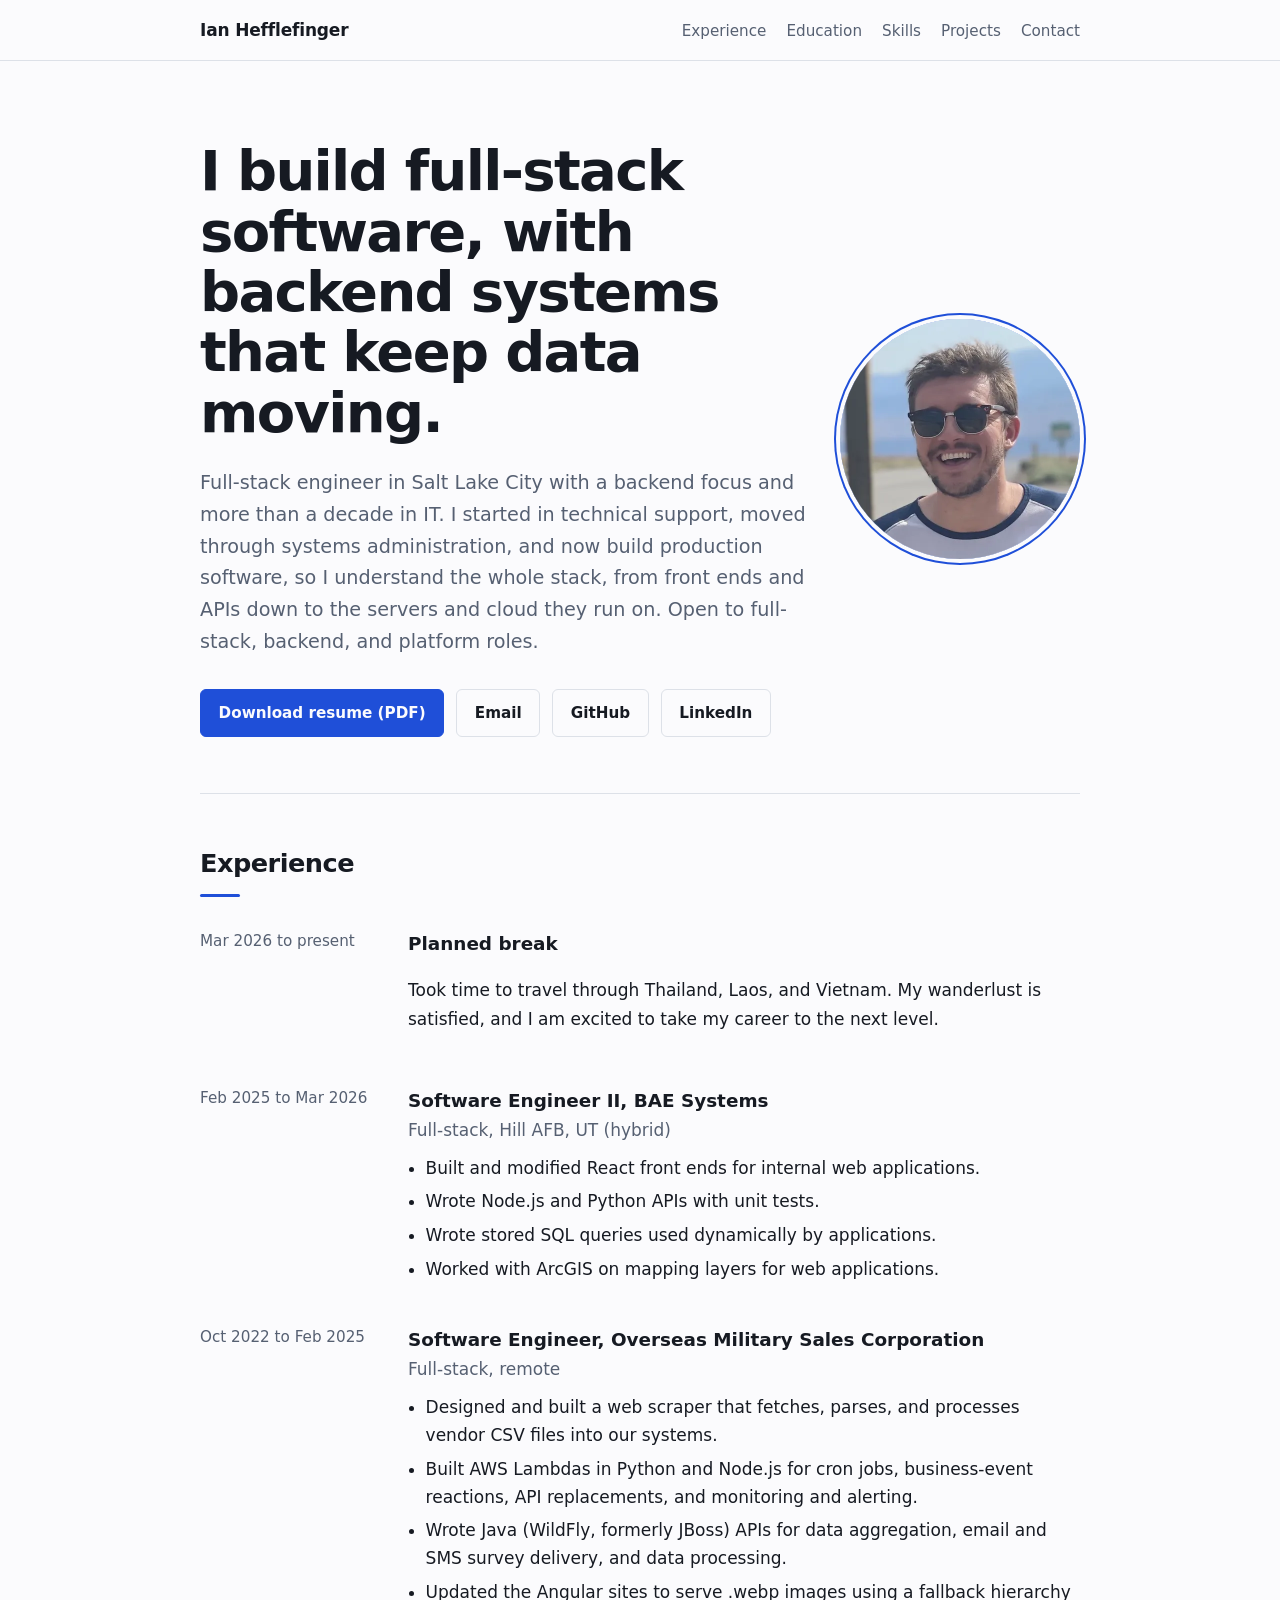
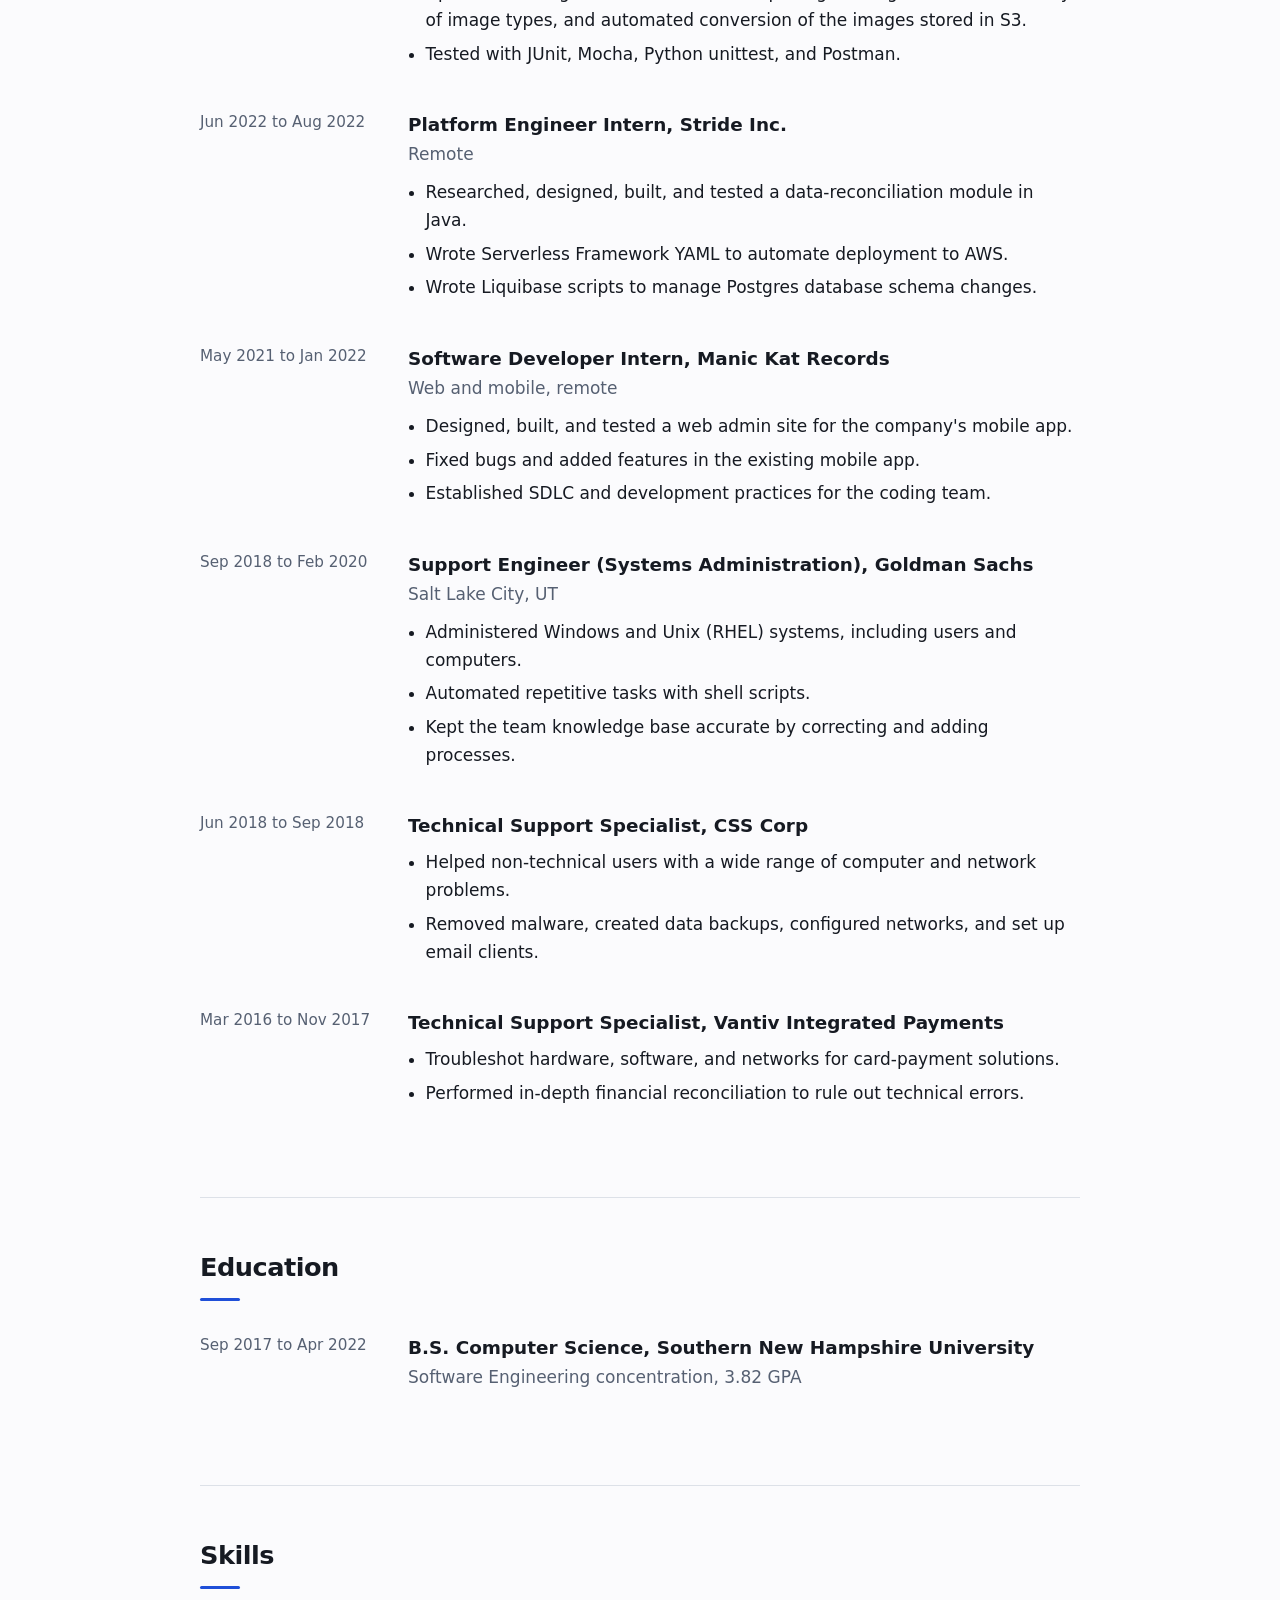
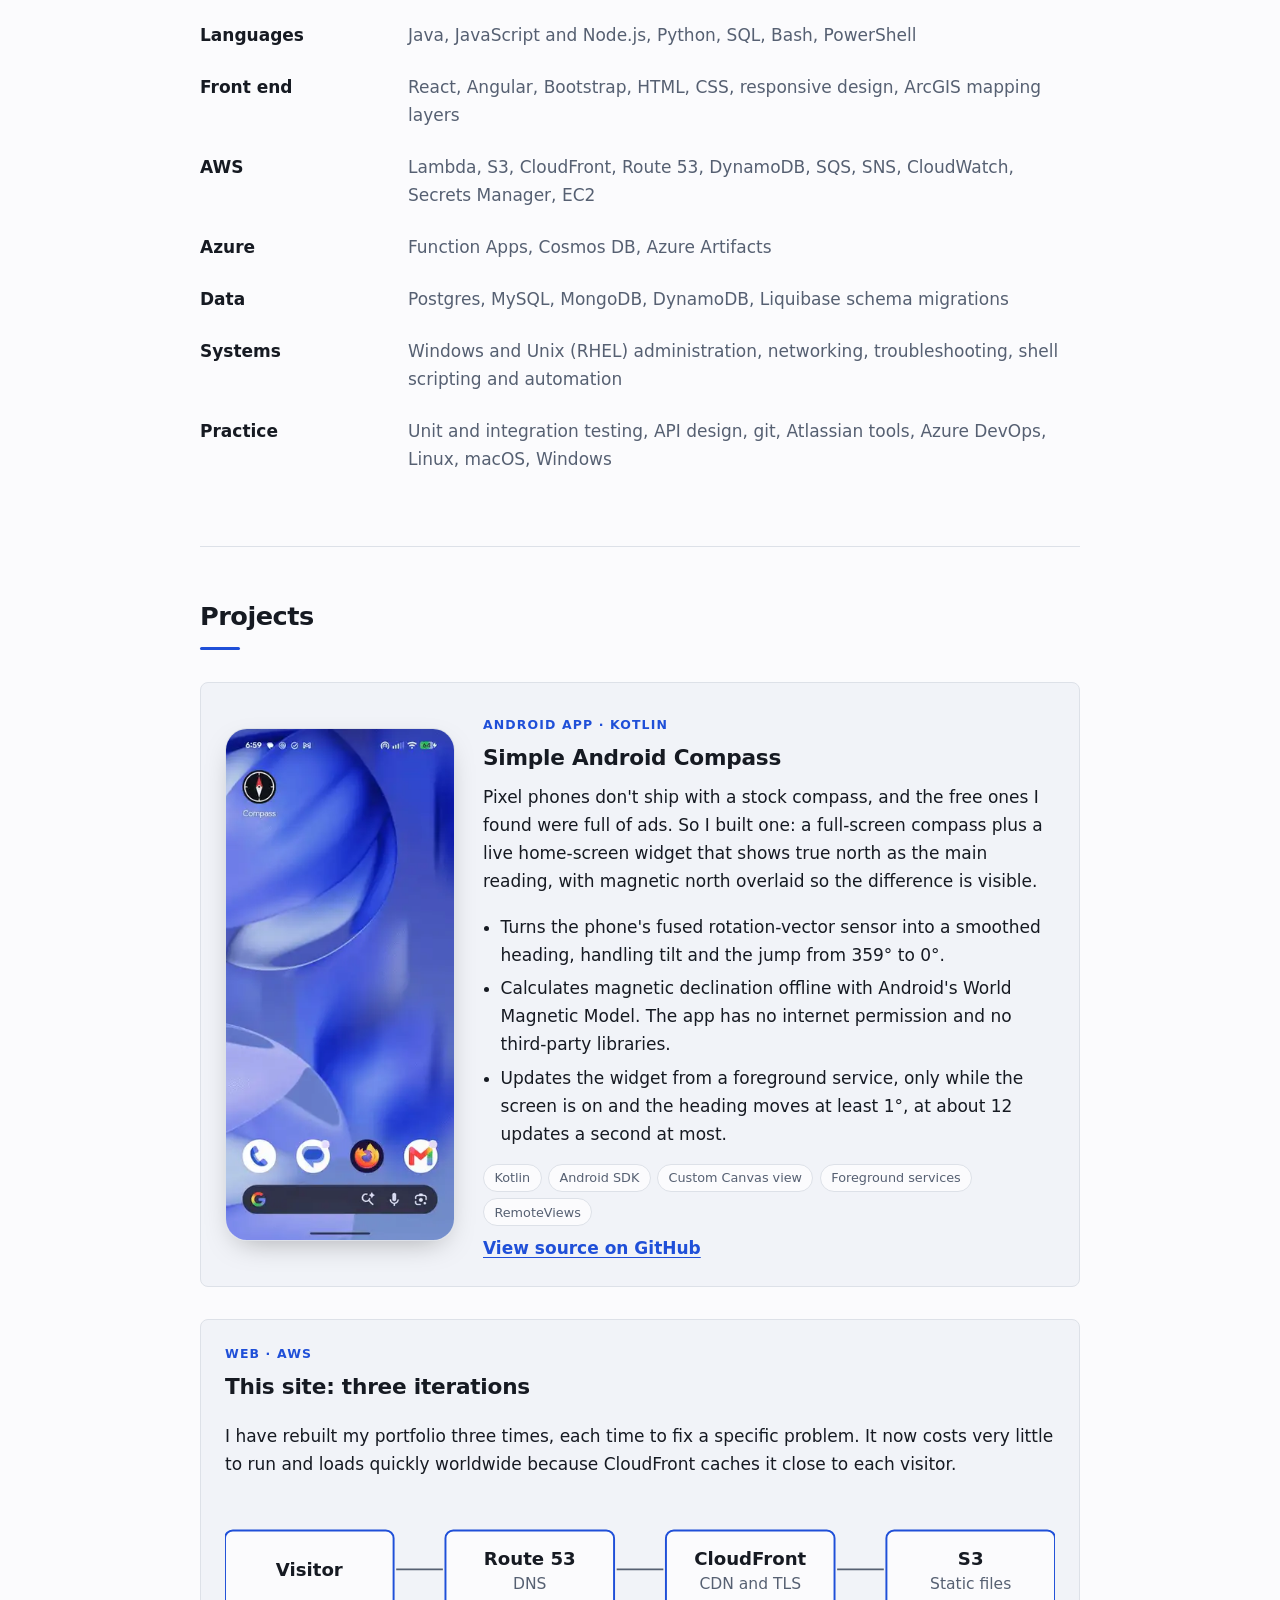
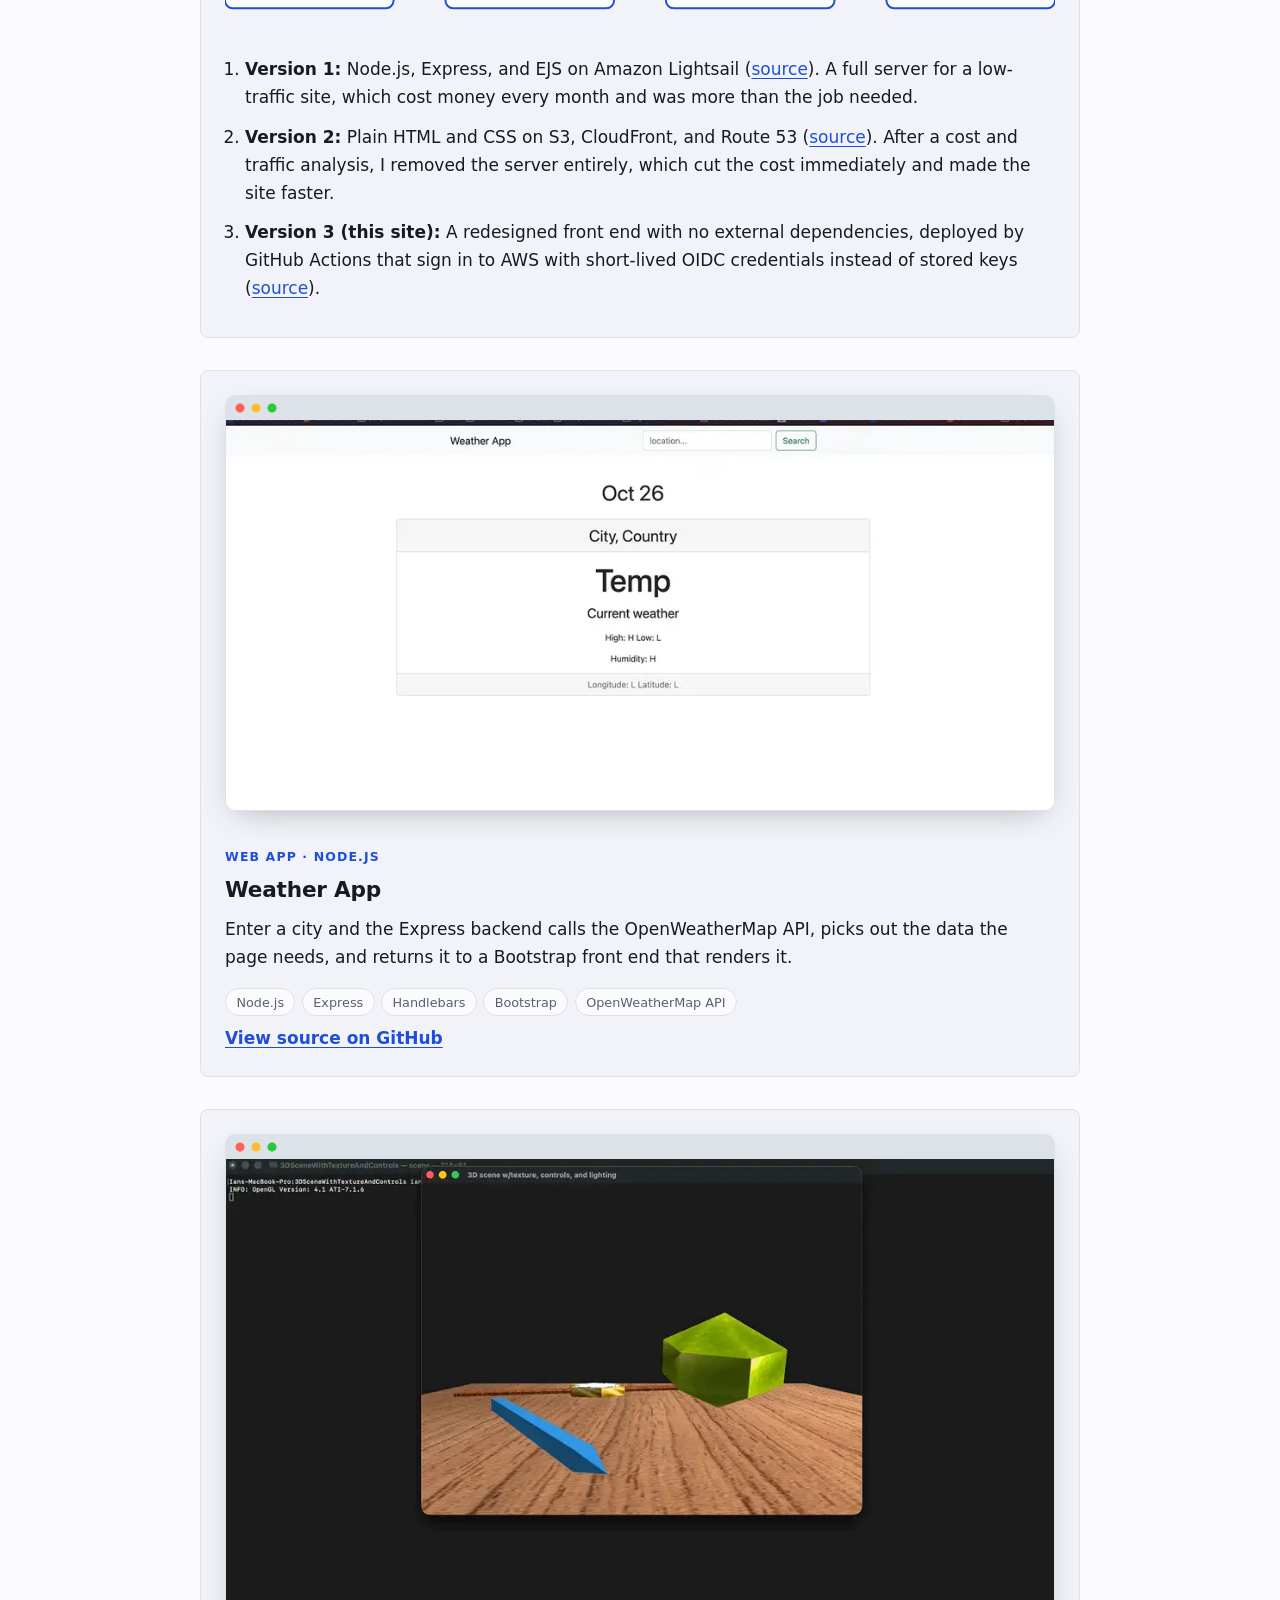
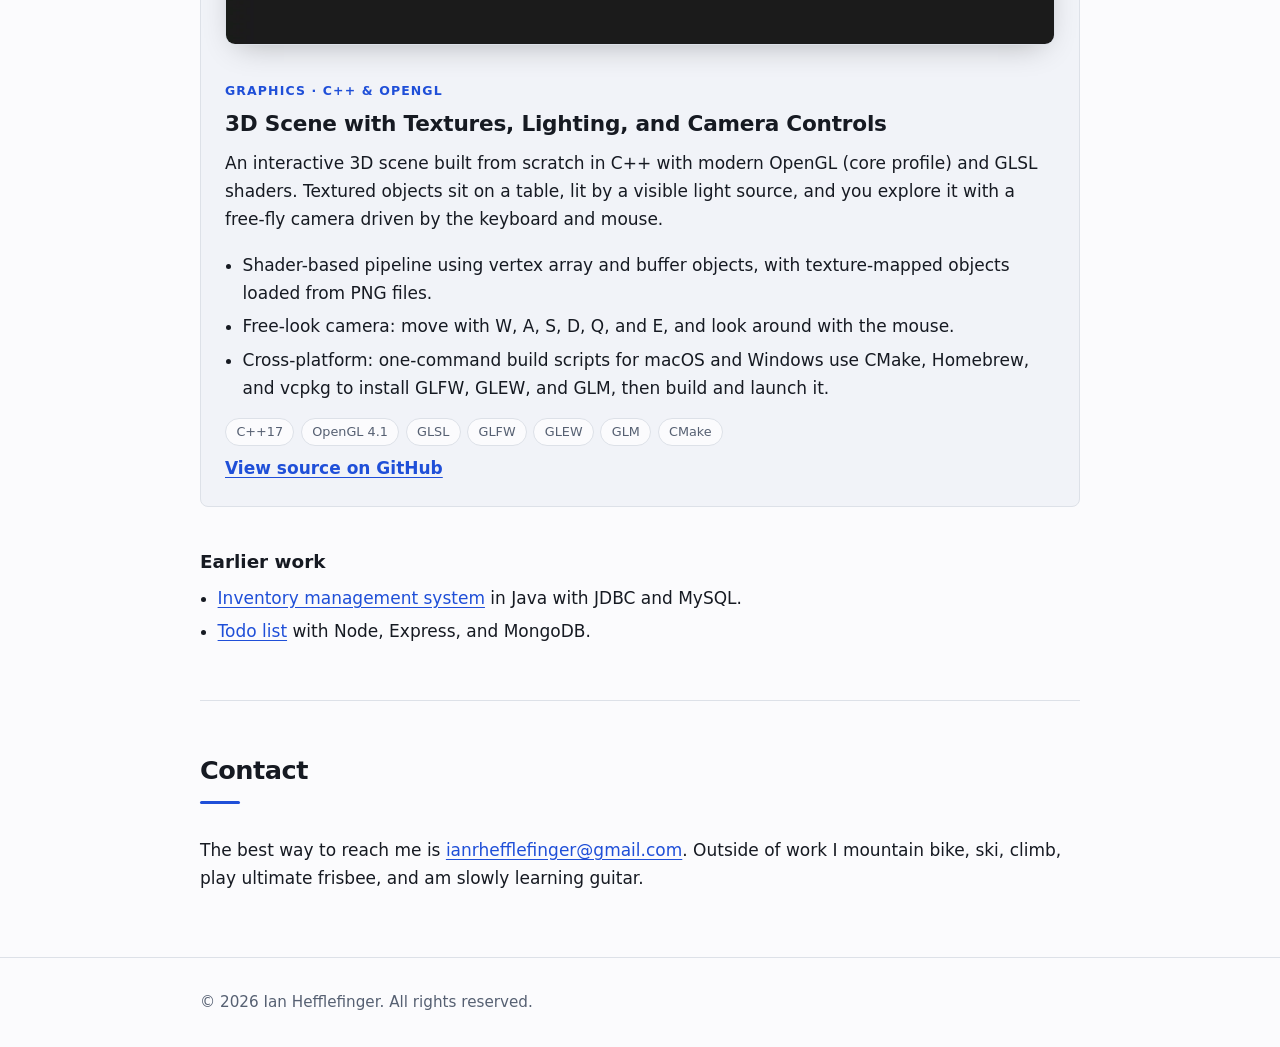
<file: index.html>
<!DOCTYPE html>
<html lang="en">
<head>
<meta charset="utf-8">
<meta name="viewport" content="width=device-width, initial-scale=1">
<title>Ian Hefflefinger | Full-stack and backend software engineer</title>
<meta name="description" content="Ian Hefflefinger is a full-stack and backend software engineer in Salt Lake City. Java, Node.js, Python, React and AWS. Open to full-stack, backend, and platform roles.">
<meta property="og:title" content="Ian Hefflefinger | Software engineer">
<meta property="og:description" content="Backend systems, data processing, and cloud automation. Open to full-stack, backend, and platform roles.">
<meta property="og:type" content="website">
<meta property="og:url" content="https://ianhefflefinger.com/">
<meta property="og:image" content="https://ianhefflefinger.com/assets/og.jpg">
<meta name="twitter:card" content="summary_large_image">
<link rel="canonical" href="https://ianhefflefinger.com/">
<script type="application/ld+json">{"@context":"https://schema.org","@type":"Person","name":"Ian Hefflefinger","url":"https://ianhefflefinger.com","jobTitle":"Software Engineer","address":{"@type":"PostalAddress","addressLocality":"Salt Lake City","addressRegion":"UT","addressCountry":"US"},"sameAs":["https://github.com/IanHefflefinger","https://www.linkedin.com/in/ian-hefflefinger-93a40a128/"]}</script>
<meta name="theme-color" content="#1f4fd8">
<link rel="icon" href="data:image/svg+xml,%3Csvg xmlns='http://www.w3.org/2000/svg' viewBox='0 0 64 64'%3E%3Crect width='64' height='64' rx='12' fill='%231f4fd8'/%3E%3Ctext x='32' y='43' font-family='sans-serif' font-size='30' font-weight='700' text-anchor='middle' fill='white'%3EIH%3C/text%3E%3C/svg%3E">
<link rel="stylesheet" href="style.css">
</head>
<body>
<a class="skip" href="#main">Skip to content</a>
<header><div class="wrap">
  <a class="mark" href="#top">Ian Hefflefinger</a>
  <nav aria-label="Sections"><a href="#experience">Experience</a><a href="#education">Education</a><a href="#skills">Skills</a><a href="#projects">Projects</a><a href="#contact">Contact</a></nav>
</div></header>
<main id="main"><div class="wrap">
<div class="hero" id="top">
  <picture class="portrait"><source srcset="assets/profile.webp" type="image/webp"><img src="assets/profile.jpg" width="240" height="240" alt="Ian Hefflefinger smiling outdoors in sunglasses" fetchpriority="high"></picture>
  <div class="intro">
  <h1>I build full-stack software, with backend systems that keep data moving.</h1>
  <p class="lead">Full-stack engineer in Salt Lake City with a backend focus and more than a decade in IT. I started in technical support, moved through systems administration, and now build production software, so I understand the whole stack, from front ends and APIs down to the servers and cloud they run on. Open to full-stack, backend, and platform roles.</p>
  <div class="links">
    <a class="btn primary" href="assets/Ian_Hefflefinger_Resume.pdf">Download resume (PDF)</a>
    <a class="btn" href="mailto:ianrhefflefinger@gmail.com">Email</a>
    <a class="btn" href="https://github.com/IanHefflefinger">GitHub</a>
    <a class="btn" href="https://www.linkedin.com/in/ian-hefflefinger-93a40a128/">LinkedIn</a>
  </div>
  </div>
</div>

<section id="experience">
  <h2>Experience</h2>
  <div class="role"><div class="when">Mar 2026 to present</div><div>
    <h3>Planned break</h3>
    <p>Took time to travel through Thailand, Laos, and Vietnam. My wanderlust is satisfied, and I am excited to take my career to the next level.</p></div></div>
  <div class="role"><div class="when">Feb 2025 to Mar 2026</div><div>
    <h3>Software Engineer II, BAE Systems</h3><p class="org">Full-stack, Hill AFB, UT (hybrid)</p>
    <ul><li>Built and modified React front ends for internal web applications.</li>
    <li>Wrote Node.js and Python APIs with unit tests.</li>
    <li>Wrote stored SQL queries used dynamically by applications.</li>
    <li>Worked with ArcGIS on mapping layers for web applications.</li></ul></div></div>
  <div class="role"><div class="when">Oct 2022 to Feb 2025</div><div>
    <h3>Software Engineer, Overseas Military Sales Corporation</h3><p class="org">Full-stack, remote</p>
    <ul><li>Designed and built a web scraper that fetches, parses, and processes vendor CSV files into our systems.</li>
    <li>Built AWS Lambdas in Python and Node.js for cron jobs, business-event reactions, API replacements, and monitoring and alerting.</li>
    <li>Wrote Java (WildFly, formerly JBoss) APIs for data aggregation, email and SMS survey delivery, and data processing.</li>
    <li>Updated the Angular sites to serve .webp images using a fallback hierarchy of image types, and automated conversion of the images stored in S3.</li>
    <li>Tested with JUnit, Mocha, Python unittest, and Postman.</li></ul></div></div>
  <div class="role"><div class="when">Jun 2022 to Aug 2022</div><div>
    <h3>Platform Engineer Intern, Stride Inc.</h3><p class="org">Remote</p>
    <ul><li>Researched, designed, built, and tested a data-reconciliation module in Java.</li>
    <li>Wrote Serverless Framework YAML to automate deployment to AWS.</li>
    <li>Wrote Liquibase scripts to manage Postgres database schema changes.</li></ul></div></div>
  <div class="role"><div class="when">May 2021 to Jan 2022</div><div>
    <h3>Software Developer Intern, Manic Kat Records</h3><p class="org">Web and mobile, remote</p>
    <ul><li>Designed, built, and tested a web admin site for the company's mobile app.</li>
    <li>Fixed bugs and added features in the existing mobile app.</li>
    <li>Established SDLC and development practices for the coding team.</li></ul></div></div>
  <div class="role"><div class="when">Sep 2018 to Feb 2020</div><div>
    <h3>Support Engineer (Systems Administration), Goldman Sachs</h3><p class="org">Salt Lake City, UT</p>
    <ul><li>Administered Windows and Unix (RHEL) systems, including users and computers.</li>
    <li>Automated repetitive tasks with shell scripts.</li>
    <li>Kept the team knowledge base accurate by correcting and adding processes.</li></ul></div></div>
  <div class="role"><div class="when">Jun 2018 to Sep 2018</div><div>
    <h3>Technical Support Specialist, CSS Corp</h3>
    <ul><li>Helped non-technical users with a wide range of computer and network problems.</li>
    <li>Removed malware, created data backups, configured networks, and set up email clients.</li></ul></div></div>
  <div class="role"><div class="when">Mar 2016 to Nov 2017</div><div>
    <h3>Technical Support Specialist, Vantiv Integrated Payments</h3>
    <ul><li>Troubleshot hardware, software, and networks for card-payment solutions.</li>
    <li>Performed in-depth financial reconciliation to rule out technical errors.</li></ul></div></div>
</section>

<section id="education">
  <h2>Education</h2>
  <div class="role"><div class="when">Sep 2017 to Apr 2022</div><div>
    <h3>B.S. Computer Science, Southern New Hampshire University</h3>
    <p class="org">Software Engineering concentration, 3.82 GPA</p></div></div>
</section>

<section id="skills">
  <h2>Skills</h2>
  <dl class="skills">
    <dt>Languages</dt><dd>Java, JavaScript and Node.js, Python, SQL, Bash, PowerShell</dd>
    <dt>Front end</dt><dd>React, Angular, Bootstrap, HTML, CSS, responsive design, ArcGIS mapping layers</dd>
    <dt>AWS</dt><dd>Lambda, S3, CloudFront, Route 53, DynamoDB, SQS, SNS, CloudWatch, Secrets Manager, EC2</dd>
    <dt>Azure</dt><dd>Function Apps, Cosmos DB, Azure Artifacts</dd>
    <dt>Data</dt><dd>Postgres, MySQL, MongoDB, DynamoDB, Liquibase schema migrations</dd>
    <dt>Systems</dt><dd>Windows and Unix (RHEL) administration, networking, troubleshooting, shell scripting and automation</dd>
    <dt>Practice</dt><dd>Unit and integration testing, API design, git, Atlassian tools, Azure DevOps, Linux, macOS, Windows</dd>
  </dl>
</section>

<section id="projects">
  <h2>Projects</h2>
  <article class="panel project featured">
    <div class="media phone"><img src="assets/compass-widget.webp" width="300" height="673" alt="Screen recording of adding the Compass widget to an Android home screen and tapping it to start it" loading="lazy"></div>
    <div>
      <p class="eyebrow">Android app &middot; Kotlin</p>
      <h3>Simple Android Compass</h3>
      <p>Pixel phones don't ship with a stock compass, and the free ones I found were full of ads. So I built one: a full-screen compass plus a live home-screen widget that shows true north as the main reading, with magnetic north overlaid so the difference is visible.</p>
      <ul>
        <li>Turns the phone's fused rotation-vector sensor into a smoothed heading, handling tilt and the jump from 359&deg; to 0&deg;.</li>
        <li>Calculates magnetic declination offline with Android's World Magnetic Model. The app has no internet permission and no third-party libraries.</li>
        <li>Updates the widget from a foreground service, only while the screen is on and the heading moves at least 1&deg;, at about 12 updates a second at most.</li>
      </ul>
      <div class="chips"><span>Kotlin</span><span>Android SDK</span><span>Custom Canvas view</span><span>Foreground services</span><span>RemoteViews</span></div>
      <p class="cta"><a href="https://github.com/IanHefflefinger/Simple-Android-Compass">View source on GitHub</a></p>
    </div>
  </article>
  <div class="panel">
    <p class="eyebrow">Web &middot; AWS</p>
    <h3>This site: three iterations</h3>
    <p>I have rebuilt my portfolio three times, each time to fix a specific problem. It now costs very little to run and loads quickly worldwide because CloudFront caches it close to each visitor.</p>
    <svg viewBox="0 0 640 90" role="img" aria-label="Request path: visitor to Route 53 to CloudFront to S3">
      <rect class="box" x="0" y="15" width="130" height="60" rx="6"/><text x="65" y="50">Visitor</text>
      <rect class="box" x="170" y="15" width="130" height="60" rx="6"/><text x="235" y="42">Route 53</text><text class="sub" x="235" y="60">DNS</text>
      <rect class="box" x="340" y="15" width="130" height="60" rx="6"/><text x="405" y="42">CloudFront</text><text class="sub" x="405" y="60">CDN and TLS</text>
      <rect class="box" x="510" y="15" width="130" height="60" rx="6"/><text x="575" y="42">S3</text><text class="sub" x="575" y="60">Static files</text>
      <path class="arrow" d="M132 45H168M302 45H338M472 45H508"/>
    </svg>
    <ol class="iter">
      <li><strong>Version 1:</strong> Node.js, Express, and EJS on Amazon Lightsail (<a href="https://github.com/IanHefflefinger/IanHefflefingerDotCom">source</a>). A full server for a low-traffic site, which cost money every month and was more than the job needed.</li>
      <li><strong>Version 2:</strong> Plain HTML and CSS on S3, CloudFront, and Route 53 (<a href="https://github.com/IanHefflefinger/ianhefflefingerdotcom2">source</a>). After a cost and traffic analysis, I removed the server entirely, which cut the cost immediately and made the site faster.</li>
      <li><strong>Version 3 (this site):</strong> A redesigned front end with no external dependencies, deployed by GitHub Actions that sign in to AWS with short-lived OIDC credentials instead of stored keys (<a href="https://github.com/IanHefflefinger/ianhefflefinger-site">source</a>).</li>
    </ol>
  </div>
<article class="panel project">
    <div class="media browser"><img src="assets/weather-app.webp" width="960" height="452" alt="Screen recording of the weather app searching for a city" loading="lazy"></div>
    <div>
      <p class="eyebrow">Web app &middot; Node.js</p>
      <h3>Weather App</h3>
      <p>Enter a city and the Express backend calls the OpenWeatherMap API, picks out the data the page needs, and returns it to a Bootstrap front end that renders it.</p>
      <div class="chips"><span>Node.js</span><span>Express</span><span>Handlebars</span><span>Bootstrap</span><span>OpenWeatherMap API</span></div>
      <p class="cta"><a href="https://github.com/IanHefflefinger/weatherApp">View source on GitHub</a></p>
    </div>
  </article>
  <article class="panel project">
    <div class="media browser"><img src="assets/3d-scene.webp" width="960" height="562" alt="Screen recording of building and launching the 3D scene, then flying around it with the keyboard and mouse" loading="lazy"></div>
    <div>
      <p class="eyebrow">Graphics &middot; C++ &amp; OpenGL</p>
      <h3>3D Scene with Textures, Lighting, and Camera Controls</h3>
      <p>An interactive 3D scene built from scratch in C++ with modern OpenGL (core profile) and GLSL shaders. Textured objects sit on a table, lit by a visible light source, and you explore it with a free-fly camera driven by the keyboard and mouse.</p>
      <ul>
        <li>Shader-based pipeline using vertex array and buffer objects, with texture-mapped objects loaded from PNG files.</li>
        <li>Free-look camera: move with W, A, S, D, Q, and E, and look around with the mouse.</li>
        <li>Cross-platform: one-command build scripts for macOS and Windows use CMake, Homebrew, and vcpkg to install GLFW, GLEW, and GLM, then build and launch it.</li>
      </ul>
      <div class="chips"><span>C++17</span><span>OpenGL 4.1</span><span>GLSL</span><span>GLFW</span><span>GLEW</span><span>GLM</span><span>CMake</span></div>
      <p class="cta"><a href="https://github.com/IanHefflefinger/CS-330">View source on GitHub</a></p>
    </div>
  </article>
  <h3 style="margin-top:2.5rem">Earlier work</h3>
  <ul>
    <li><a href="https://github.com/IanHefflefinger/CS-499/tree/master/ApplesAndOranges/After/InventoryManagementSystemWithDatabase">Inventory management system</a> in Java with JDBC and MySQL.</li>
    <li><a href="https://github.com/IanHefflefinger/todoListWithMongo">Todo list</a> with Node, Express, and MongoDB.</li>
  </ul>
</section>

<section id="contact">
  <h2>Contact</h2>
  <p>The best way to reach me is <a href="mailto:ianrhefflefinger@gmail.com">ianrhefflefinger@gmail.com</a>. Outside of work I mountain bike, ski, climb, play ultimate frisbee, and am slowly learning guitar.</p>
</section>
</div></main>
<footer><div class="wrap">&copy; 2026 Ian Hefflefinger. All rights reserved.</div></footer>
</body>
</html>
</file>
<file: style.css>
:root{--bg:#fbfbfd;--ink:#161a22;--mute:#566072;--line:#dde1e8;--accent:#1f4fd8;--panel:#f1f3f8}
@media(prefers-color-scheme:dark){:root{--bg:#0f141b;--ink:#e7ebf2;--mute:#9aa6b8;--line:#263040;--accent:#7ea3ff;--panel:#161d28}}
*{box-sizing:border-box}
html{scroll-behavior:smooth}
@media(prefers-reduced-motion:reduce){html{scroll-behavior:auto}}
body{margin:0;background:var(--bg) radial-gradient(60rem 28rem at 88% -8%,color-mix(in srgb,var(--accent) 13%,transparent),transparent) no-repeat;color:var(--ink);font:1.0625rem/1.65 ui-sans-serif,system-ui,-apple-system,"Segoe UI",Roboto,sans-serif}
.wrap{max-width:58rem;margin:0 auto;padding:0 1.5rem}
a{color:var(--accent);text-underline-offset:3px}
a:focus-visible{outline:3px solid var(--accent);outline-offset:3px;border-radius:2px}
.skip{position:absolute;left:-999px}.skip:focus{left:1rem;top:1rem;background:var(--bg);padding:.5rem 1rem;z-index:9}
header{border-bottom:1px solid var(--line)}
header .wrap{display:flex;justify-content:space-between;align-items:center;flex-wrap:wrap;gap:.5rem 1.5rem;padding-top:1rem;padding-bottom:1rem}
.mark{font-weight:700;color:var(--ink);text-decoration:none;letter-spacing:-.01em}
nav a{color:var(--mute);text-decoration:none;margin-left:1.25rem;font-size:.95rem}
nav a:hover{color:var(--ink)}
.hero{padding:4rem 0 3.5rem;display:grid;gap:2rem;align-items:center}
.portrait img{display:block;width:min(180px,50vw);height:auto;aspect-ratio:1;border-radius:50%;box-shadow:0 0 0 4px var(--bg),0 0 0 6px var(--accent)}
@media(min-width:760px){.hero{grid-template-columns:1fr 240px;padding-top:5rem}.portrait{order:2;justify-self:end}.portrait img{width:240px}}
h1{font-size:clamp(2.1rem,5.2vw,3.5rem);line-height:1.08;letter-spacing:-.03em;font-weight:760;margin:0 0 1.5rem;max-width:20ch}
.lead{font-size:1.2rem;color:var(--mute);max-width:40rem;margin:0 0 2rem}
.links{display:flex;flex-wrap:wrap;gap:.75rem}
.btn{display:inline-block;padding:.65rem 1.1rem;border:1px solid var(--line);border-radius:6px;color:var(--ink);text-decoration:none;font-weight:600;font-size:.95rem}
.btn:hover{border-color:var(--accent)}
.btn.primary{background:var(--accent);border-color:var(--accent);color:var(--bg)}
section{padding:3rem 0;border-top:1px solid var(--line)}
h2{font-size:1.6rem;letter-spacing:-.02em;margin:0 0 2rem}
h3{font-size:1.15rem;margin:0}
.role{display:grid;gap:.25rem 2rem;margin-bottom:2.25rem}
@media(min-width:720px){.role{grid-template-columns:11rem 1fr}}
.when{color:var(--mute);font-size:.95rem}
.org{color:var(--mute);margin:0 0 .6rem}
ul{padding-left:1.1rem;margin:.4rem 0}
li{margin:.35rem 0}
.skills{display:grid;gap:1rem 2rem}
@media(min-width:720px){.skills{grid-template-columns:11rem 1fr}}
.skills dt{font-weight:650}.skills dd{margin:0 0 .5rem;color:var(--mute)}
.panel{background:var(--panel);border:1px solid var(--line);border-radius:8px;padding:1.5rem}
.panel svg{width:100%;height:auto;margin:1rem 0 .25rem}
.panel .box{fill:var(--bg);stroke:var(--accent);stroke-width:1.5}
.panel text{fill:var(--ink);font:600 14px ui-sans-serif,system-ui,sans-serif;text-anchor:middle}
.panel .sub{fill:var(--mute);font-weight:400;font-size:12px}
.panel .arrow{stroke:var(--mute);stroke-width:1.5;fill:none}
.small{font-size:.95rem;color:var(--mute)}
footer{border-top:1px solid var(--line);padding:2rem 0;color:var(--mute);font-size:.95rem}
.iter{padding-left:1.25rem;margin:1rem 0 0}.iter li{margin:.7rem 0}
.tm{font-size:.85rem;margin:.75rem 0 0;max-width:46rem}
.notfound{text-align:center;padding-top:4rem;padding-bottom:4rem;display:flex;flex-direction:column;align-items:center}
.notfound h1{max-width:none;margin-bottom:1rem}
.notfound .lead{margin:0 auto 2rem}
.notfound picture{display:block;width:100%;max-width:640px;margin:0 0 2rem}
.notfound img{display:block;width:100%;height:auto;border-radius:8px}
.notfound .links{justify-content:center}
h2::after{content:"";display:block;width:2.5rem;height:3px;margin-top:.6rem;background:var(--accent);border-radius:2px}
.panel{margin-bottom:2rem;transition:border-color .2s}
.panel:hover{border-color:var(--accent)}
.project{display:grid;gap:1.75rem;align-items:center}
@media(min-width:760px){.project.featured{grid-template-columns:230px 1fr}}
.project p,.project ul{margin-top:.5rem}
.media img{display:block;width:100%;height:auto}
.phone{max-width:230px;margin:0 auto;border:1px solid var(--line);border-radius:22px;overflow:hidden;box-shadow:0 10px 30px -12px rgba(0,0,0,.35)}
.browser{border:1px solid var(--line);border-radius:10px;overflow:hidden;box-shadow:0 10px 30px -12px rgba(0,0,0,.3)}
.browser::before{content:"";display:block;height:24px;background:radial-gradient(circle at 14px 12px,#ff6058 4px,transparent 5px),radial-gradient(circle at 30px 12px,#ffbd2e 4px,transparent 5px),radial-gradient(circle at 46px 12px,#28c940 4px,transparent 5px),var(--line)}
.eyebrow{margin:0 0 .25rem;font-size:.78rem;letter-spacing:.09em;text-transform:uppercase;font-weight:650;color:var(--accent)}
.panel h3{font-size:1.35rem;letter-spacing:-.01em}
.chips{display:flex;flex-wrap:wrap;gap:.4rem;margin:1rem 0 .25rem}
.chips span{font-size:.8rem;padding:.15rem .65rem;border:1px solid var(--line);border-radius:999px;color:var(--mute);background:var(--bg)}
.cta{margin:.75rem 0 0;font-weight:600}
</file>
